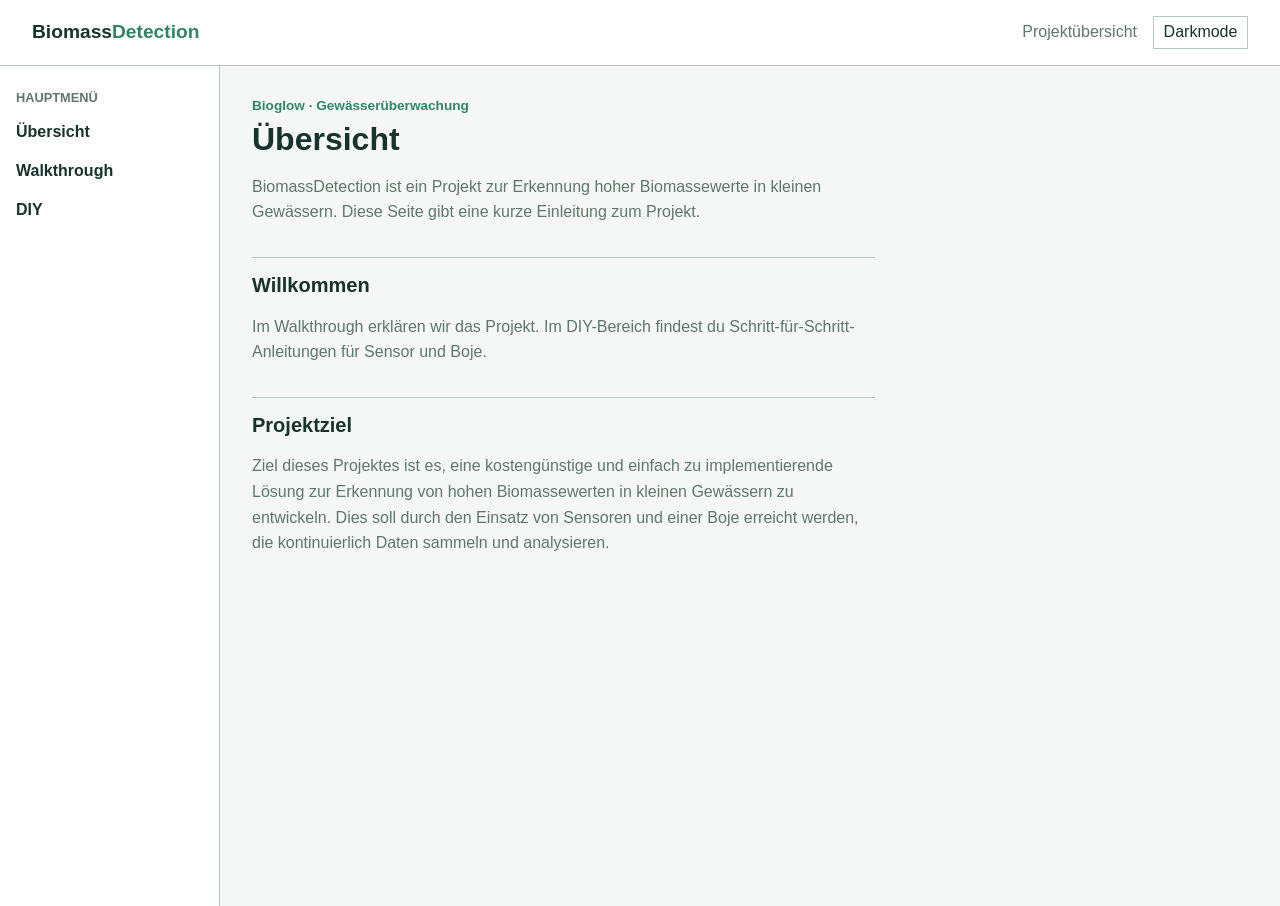
<file: docs/index.html>
<!doctype html>
<html lang="de">
  <head>
    <meta charset="utf-8">
    <meta name="viewport" content="width=device-width, initial-scale=1">
    <meta name="theme-color" content="#f4f7f5">
    <title>BiomassDetection</title>
    <link rel="stylesheet" href="css/style.css">
  </head>
  <body>
    <header class="site-header">
      <p class="brand">Biomass<span>Detection</span></p>
      <div class="header-actions">
        <span class="header-label">Projektübersicht</span>
        <button class="theme-toggle" type="button" aria-pressed="false">
          Darkmode
        </button>
      </div>
    </header>

    <div class="page-layout">
      <!-- ===== SEITENLEISTE / HAUPTMENÜ: Ab hier beginnt die Navigation ===== -->
      <aside class="sidebar" aria-label="Seitenleiste">
        <p class="sidebar-title">Hauptmenü</p>
        <nav class="main-menu" aria-label="Hauptmenü">
          <ul class="menu-tree">
            <li>
              <a href="index.html" aria-current="page">Übersicht</a>
            </li>
            <li>
              <details class="menu-folder">
                <summary>Walkthrough</summary>
                <ul class="submenu">
                  <li><a href="walkthrough/projekt.html">Projekt kennenlernen</a></li>
                </ul>
              </details>
            </li>
            <li>
              <details class="menu-folder">
                <summary>DIY</summary>
                <ul class="submenu">
                  <li><a href="diy/sensor.html">Sensor</a></li>
                  <li><a href="diy/boje.html">Boje</a></li>
                </ul>
              </details>
            </li>
          </ul>
        </nav>
      </aside>
      <!-- ===== SEITENLEISTE / HAUPTMENÜ: Hier endet die Navigation ===== -->

      <main id="uebersicht">
        <p class="eyebrow">Bioglow · Gewässerüberwachung</p>
        <h1>Übersicht</h1>
        <p class="intro">
          BiomassDetection ist ein Projekt zur Erkennung hoher Biomassewerte in
          kleinen Gewässern. Diese Seite gibt eine kurze Einleitung zum Projekt.
        </p>

        <section class="content-panel" aria-labelledby="welcome-title">
          <h2 id="welcome-title">Willkommen</h2>
          <p>
            Im Walkthrough erklären wir das Projekt. Im DIY-Bereich findest du
            Schritt-für-Schritt-Anleitungen für Sensor und Boje.
          </p>
        </section>
        <section class="content-panel" aria-labelledby="projektziel-title">
          <h2 id="projektziel-title">Projektziel</h2>
          <p>
            Ziel dieses Projektes ist es, eine kostengünstige und einfach zu implementierende Lösung zur Erkennung von hohen Biomassewerten in kleinen Gewässern zu entwickeln. Dies soll durch den Einsatz von Sensoren und einer Boje erreicht werden, die kontinuierlich Daten sammeln und analysieren.
          </p>
        </section>
      </main>
    </div>
    <script src="js/theme.js" defer></script>
  </body>
</html>
</file>
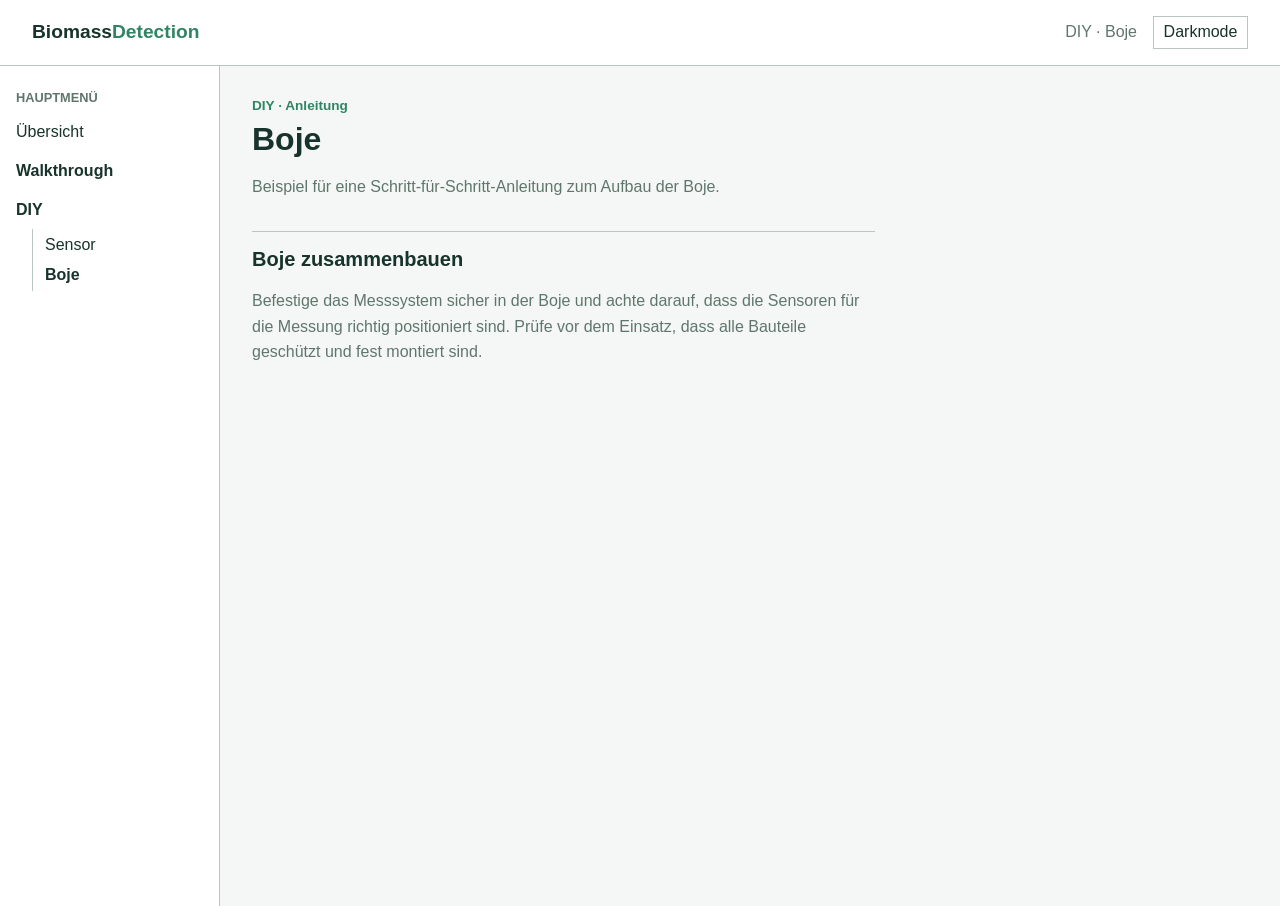
<file: docs/diy/boje.html>
<!doctype html>
<html lang="de">
  <head>
    <meta charset="utf-8">
    <meta name="viewport" content="width=device-width, initial-scale=1">
    <meta name="theme-color" content="#f4f7f5">
    <title>Boje · BiomassDetection</title>
    <link rel="stylesheet" href="../css/style.css">
  </head>
  <body>
    <header class="site-header">
      <a class="brand" href="../index.html">Biomass<span>Detection</span></a>
      <div class="header-actions">
        <span class="header-label">DIY · Boje</span>
        <button class="theme-toggle" type="button" aria-pressed="false">Darkmode</button>
      </div>
    </header>

    <div class="page-layout">
      <!-- ===== SEITENLEISTE / HAUPTMENÜ: Ab hier beginnt die Navigation ===== -->
      <aside class="sidebar" aria-label="Seitenleiste">
        <p class="sidebar-title">Hauptmenü</p>
        <nav class="main-menu" aria-label="Hauptmenü">
          <ul class="menu-tree">
            <li><a href="../index.html">Übersicht</a></li>
            <li>
              <details class="menu-folder">
                <summary>Walkthrough</summary>
                <ul class="submenu">
                  <li><a href="../walkthrough/projekt.html">Projekt kennenlernen</a></li>
                </ul>
              </details>
            </li>
            <li>
              <details class="menu-folder" open>
                <summary>DIY</summary>
                <ul class="submenu">
                  <li><a href="sensor.html">Sensor</a></li>
                  <li><a href="boje.html" aria-current="page">Boje</a></li>
                </ul>
              </details>
            </li>
          </ul>
        </nav>
      </aside>
      <!-- ===== SEITENLEISTE / HAUPTMENÜ: Hier endet die Navigation ===== -->

      <main>
        <p class="eyebrow">DIY · Anleitung</p>
        <h1>Boje</h1>
        <p class="intro">
          Beispiel für eine Schritt-für-Schritt-Anleitung zum Aufbau der Boje.
        </p>

        <section class="content-panel">
          <h2>Boje zusammenbauen</h2>
          <p>
            Befestige das Messsystem sicher in der Boje und achte darauf, dass
            die Sensoren für die Messung richtig positioniert sind. Prüfe vor
            dem Einsatz, dass alle Bauteile geschützt und fest montiert sind.
          </p>
        </section>
      </main>
    </div>
    <script src="../js/theme.js" defer></script>
  </body>
</html>
</file>
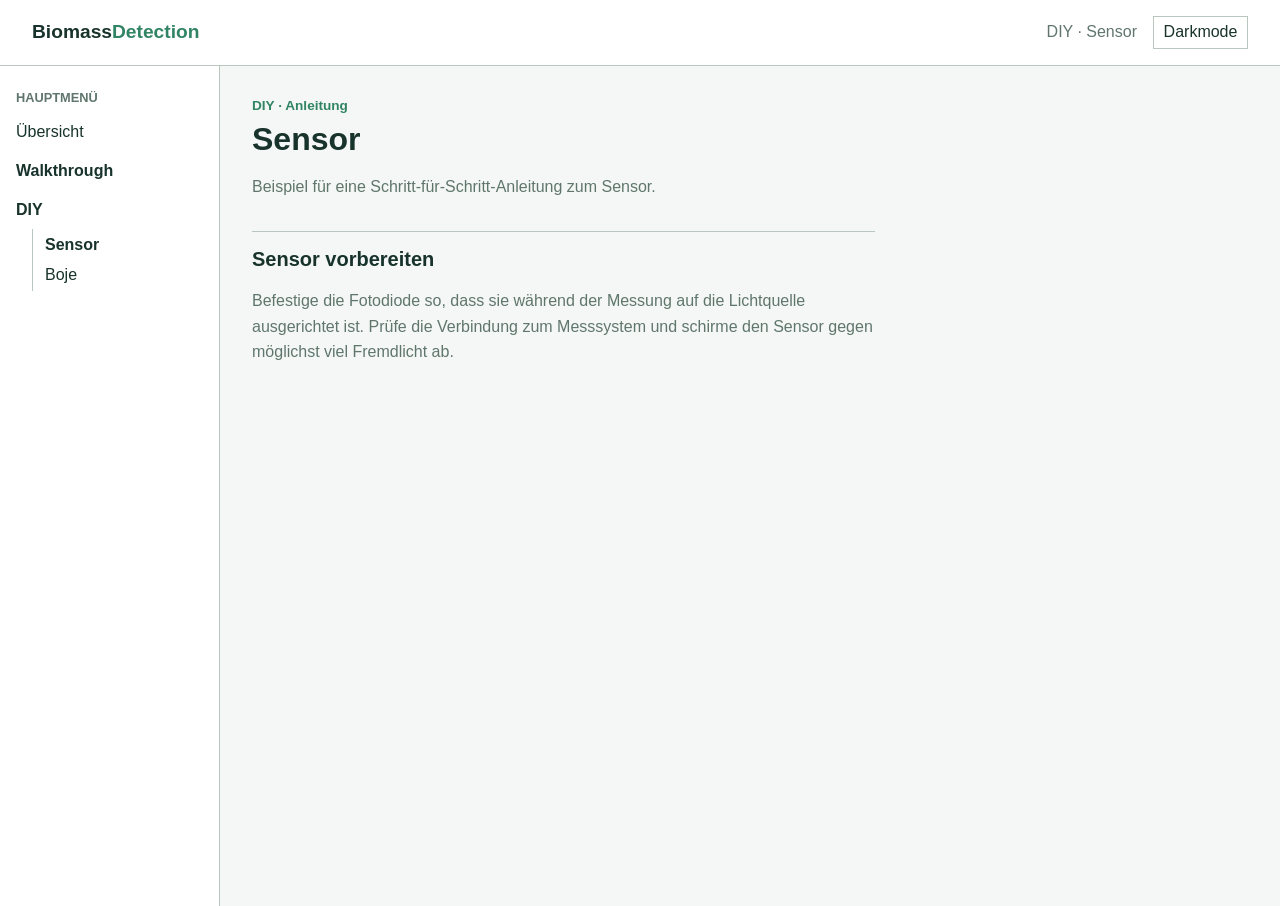
<file: docs/diy/sensor.html>
<!doctype html>
<html lang="de">
  <head>
    <meta charset="utf-8">
    <meta name="viewport" content="width=device-width, initial-scale=1">
    <meta name="theme-color" content="#f4f7f5">
    <title>Sensor · BiomassDetection</title>
    <link rel="stylesheet" href="../css/style.css">
  </head>
  <body>
    <header class="site-header">
      <a class="brand" href="../index.html">Biomass<span>Detection</span></a>
      <div class="header-actions">
        <span class="header-label">DIY · Sensor</span>
        <button class="theme-toggle" type="button" aria-pressed="false">Darkmode</button>
      </div>
    </header>

    <div class="page-layout">
      <!-- ===== SEITENLEISTE / HAUPTMENÜ: Ab hier beginnt die Navigation ===== -->
      <aside class="sidebar" aria-label="Seitenleiste">
        <p class="sidebar-title">Hauptmenü</p>
        <nav class="main-menu" aria-label="Hauptmenü">
          <ul class="menu-tree">
            <li><a href="../index.html">Übersicht</a></li>
            <li>
              <details class="menu-folder">
                <summary>Walkthrough</summary>
                <ul class="submenu">
                  <li><a href="../walkthrough/projekt.html">Projekt kennenlernen</a></li>
                </ul>
              </details>
            </li>
            <li>
              <details class="menu-folder" open>
                <summary>DIY</summary>
                <ul class="submenu">
                  <li><a href="sensor.html" aria-current="page">Sensor</a></li>
                  <li><a href="boje.html">Boje</a></li>
                </ul>
              </details>
            </li>
          </ul>
        </nav>
      </aside>
      <!-- ===== SEITENLEISTE / HAUPTMENÜ: Hier endet die Navigation ===== -->

      <main>
        <p class="eyebrow">DIY · Anleitung</p>
        <h1>Sensor</h1>
        <p class="intro">
          Beispiel für eine Schritt-für-Schritt-Anleitung zum Sensor.
        </p>

        <section class="content-panel">
          <h2>Sensor vorbereiten</h2>
          <p>
            Befestige die Fotodiode so, dass sie während der Messung auf die
            Lichtquelle ausgerichtet ist. Prüfe die Verbindung zum Messsystem
            und schirme den Sensor gegen möglichst viel Fremdlicht ab.
          </p>
        </section>
      </main>
    </div>
    <script src="../js/theme.js" defer></script>
  </body>
</html>
</file>
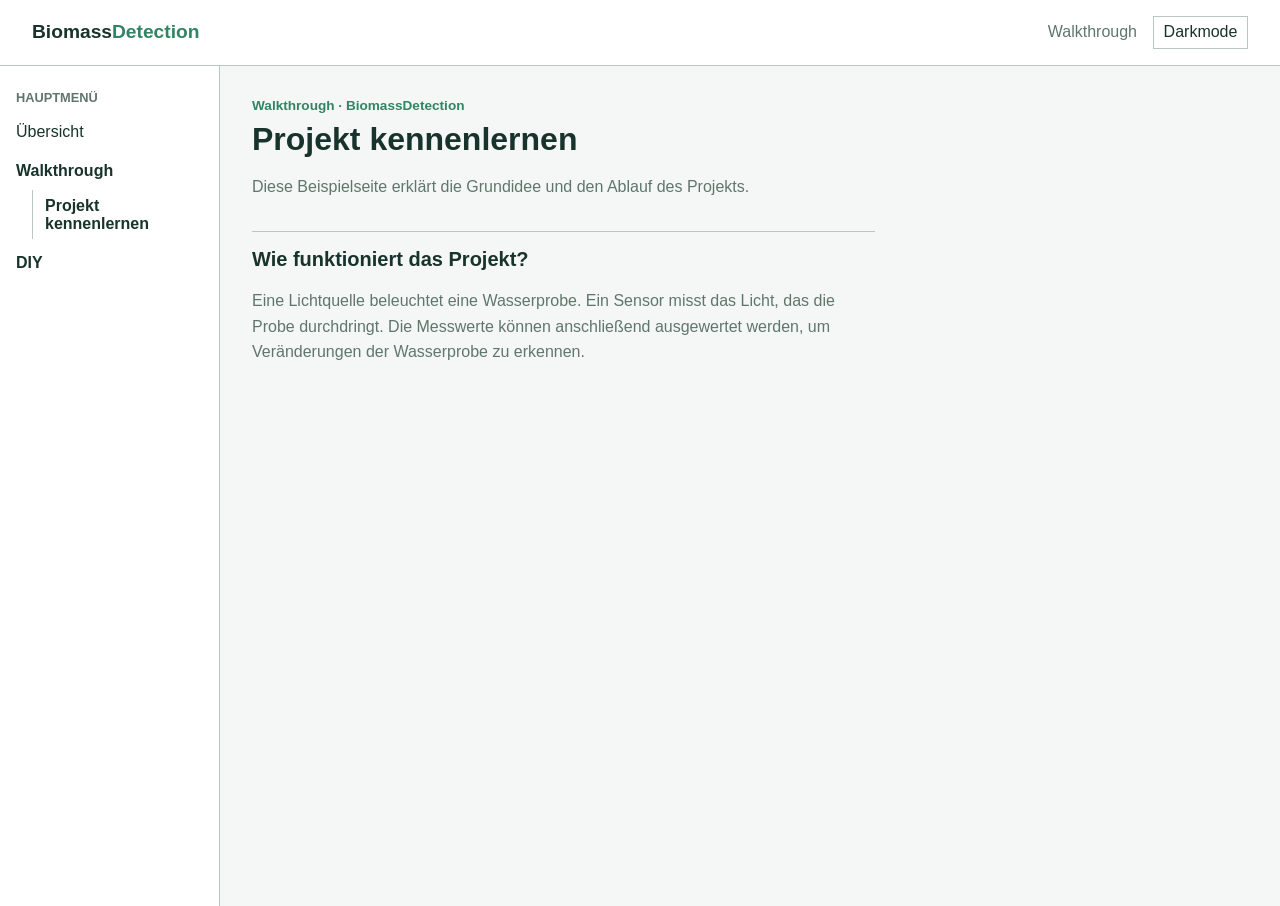
<file: docs/walkthrough/projekt.html>
<!doctype html>
<html lang="de">
  <head>
    <meta charset="utf-8">
    <meta name="viewport" content="width=device-width, initial-scale=1">
    <meta name="theme-color" content="#f4f7f5">
    <title>Projekt kennenlernen · BiomassDetection</title>
    <link rel="stylesheet" href="../css/style.css">
  </head>
  <body>
    <header class="site-header">
      <a class="brand" href="../index.html">Biomass<span>Detection</span></a>
      <div class="header-actions">
        <span class="header-label">Walkthrough</span>
        <button class="theme-toggle" type="button" aria-pressed="false">Darkmode</button>
      </div>
    </header>

    <div class="page-layout">
      <!-- ===== SEITENLEISTE / HAUPTMENÜ: Ab hier beginnt die Navigation ===== -->
      <aside class="sidebar" aria-label="Seitenleiste">
        <p class="sidebar-title">Hauptmenü</p>
        <nav class="main-menu" aria-label="Hauptmenü">
          <ul class="menu-tree">
            <li><a href="../index.html">Übersicht</a></li>
            <li>
              <details class="menu-folder" open>
                <summary>Walkthrough</summary>
                <ul class="submenu">
                  <li><a href="projekt.html" aria-current="page">Projekt kennenlernen</a></li>
                </ul>
              </details>
            </li>
            <li>
              <details class="menu-folder">
                <summary>DIY</summary>
                <ul class="submenu">
                  <li><a href="../diy/sensor.html">Sensor</a></li>
                  <li><a href="../diy/boje.html">Boje</a></li>
                </ul>
              </details>
            </li>
          </ul>
        </nav>
      </aside>
      <!-- ===== SEITENLEISTE / HAUPTMENÜ: Hier endet die Navigation ===== -->

      <main>
        <p class="eyebrow">Walkthrough · BiomassDetection</p>
        <h1>Projekt kennenlernen</h1>
        <p class="intro">
          Diese Beispielseite erklärt die Grundidee und den Ablauf des Projekts.
        </p>

        <section class="content-panel">
          <h2>Wie funktioniert das Projekt?</h2>
          <p>
            Eine Lichtquelle beleuchtet eine Wasserprobe. Ein Sensor misst das
            Licht, das die Probe durchdringt. Die Messwerte können anschließend
            ausgewertet werden, um Veränderungen der Wasserprobe zu erkennen.
          </p>
        </section>
      </main>
    </div>
    <script src="../js/theme.js" defer></script>
  </body>
</html>
</file>
<file: docs/css/style.css>
:root {
  color-scheme: light;
  font-family: Arial, sans-serif;
  color: #18332b;
  background: #f4f7f5;
}

:root[data-theme="dark"] {
  color-scheme: dark;
  color: #e4eee8;
  background: #111a16;
}

* {
  box-sizing: border-box;
}

body {
  min-width: 320px;
  min-height: 100vh;
  margin: 0;
}

.site-header {
  display: flex;
  align-items: center;
  justify-content: space-between;
  gap: 1rem;
  padding: 1rem 2rem;
  border-bottom: 1px solid #b8c8bf;
  background: #fff;
}

:root[data-theme="dark"] .site-header,
:root[data-theme="dark"] .sidebar {
  background: #1a2821;
}

.brand {
  margin: 0;
  color: inherit;
  font-size: 1.2rem;
  font-weight: bold;
  text-decoration: none;
}

.brand span,
.eyebrow {
  color: #318464;
}

:root[data-theme="dark"] .brand span,
:root[data-theme="dark"] .eyebrow {
  color: #76c69b;
}

.header-actions {
  display: flex;
  align-items: center;
  gap: 1rem;
}

.header-label,
.intro,
.content-panel p {
  color: #60766d;
}

:root[data-theme="dark"] .header-label,
:root[data-theme="dark"] .intro,
:root[data-theme="dark"] .content-panel p {
  color: #adbbb3;
}

.theme-toggle {
  padding: 0.4rem 0.6rem;
  border: 1px solid #b8c8bf;
  background: transparent;
  color: inherit;
  font: inherit;
  cursor: pointer;
}

.theme-toggle:focus-visible,
.main-menu a:focus-visible,
.menu-folder summary:focus-visible {
  outline: 2px solid #318464;
  outline-offset: 2px;
}

.page-layout {
  display: grid;
  min-height: calc(100vh - 60px);
  grid-template-columns: 220px minmax(0, 1fr);
}

.sidebar {
  padding: 1.5rem 1rem;
  border-right: 1px solid #b8c8bf;
  background: #fff;
}

.sidebar-title {
  margin: 0 0 0.75rem;
  color: #60766d;
  font-size: 0.8rem;
  font-weight: bold;
  text-transform: uppercase;
}

.menu-tree,
.submenu {
  margin: 0;
  padding: 0;
  list-style: none;
}

.menu-tree > li + li {
  margin-top: 0.5rem;
}

.main-menu a,
.menu-folder summary {
  display: block;
  padding: 0.4rem 0;
  color: inherit;
  text-decoration: none;
}

.main-menu a[aria-current="page"] {
  font-weight: bold;
}

.menu-folder summary {
  font-weight: bold;
  cursor: pointer;
}

.submenu {
  margin: 0.25rem 0 0 1rem;
  padding-left: 0.75rem;
  border-left: 1px solid #b8c8bf;
}

.submenu a {
  font-weight: normal;
}

main {
  width: min(100%, 1000px);
  padding: 2rem;
}

.eyebrow {
  margin: 0 0 0.5rem;
  font-size: 0.85rem;
  font-weight: bold;
}

h1 {
  margin: 0;
  font-size: 2rem;
}

.intro {
  max-width: 65ch;
  line-height: 1.6;
}

.content-panel {
  max-width: 70ch;
  margin-top: 2rem;
  padding-top: 1rem;
  border-top: 1px solid #b8c8bf;
}

.content-panel h2 {
  margin-top: 0;
  font-size: 1.25rem;
}

.content-panel p {
  line-height: 1.6;
}

@media (max-width: 640px) {
  .site-header {
    padding: 1rem;
  }

  .header-actions {
    gap: 0.5rem;
  }

  .header-label {
    display: none;
  }

  .page-layout {
    grid-template-columns: 1fr;
  }

  .sidebar {
    padding: 1rem;
    border-right: 0;
    border-bottom: 1px solid #b8c8bf;
  }

  main {
    padding: 1.5rem 1rem;
  }
}
</file>
